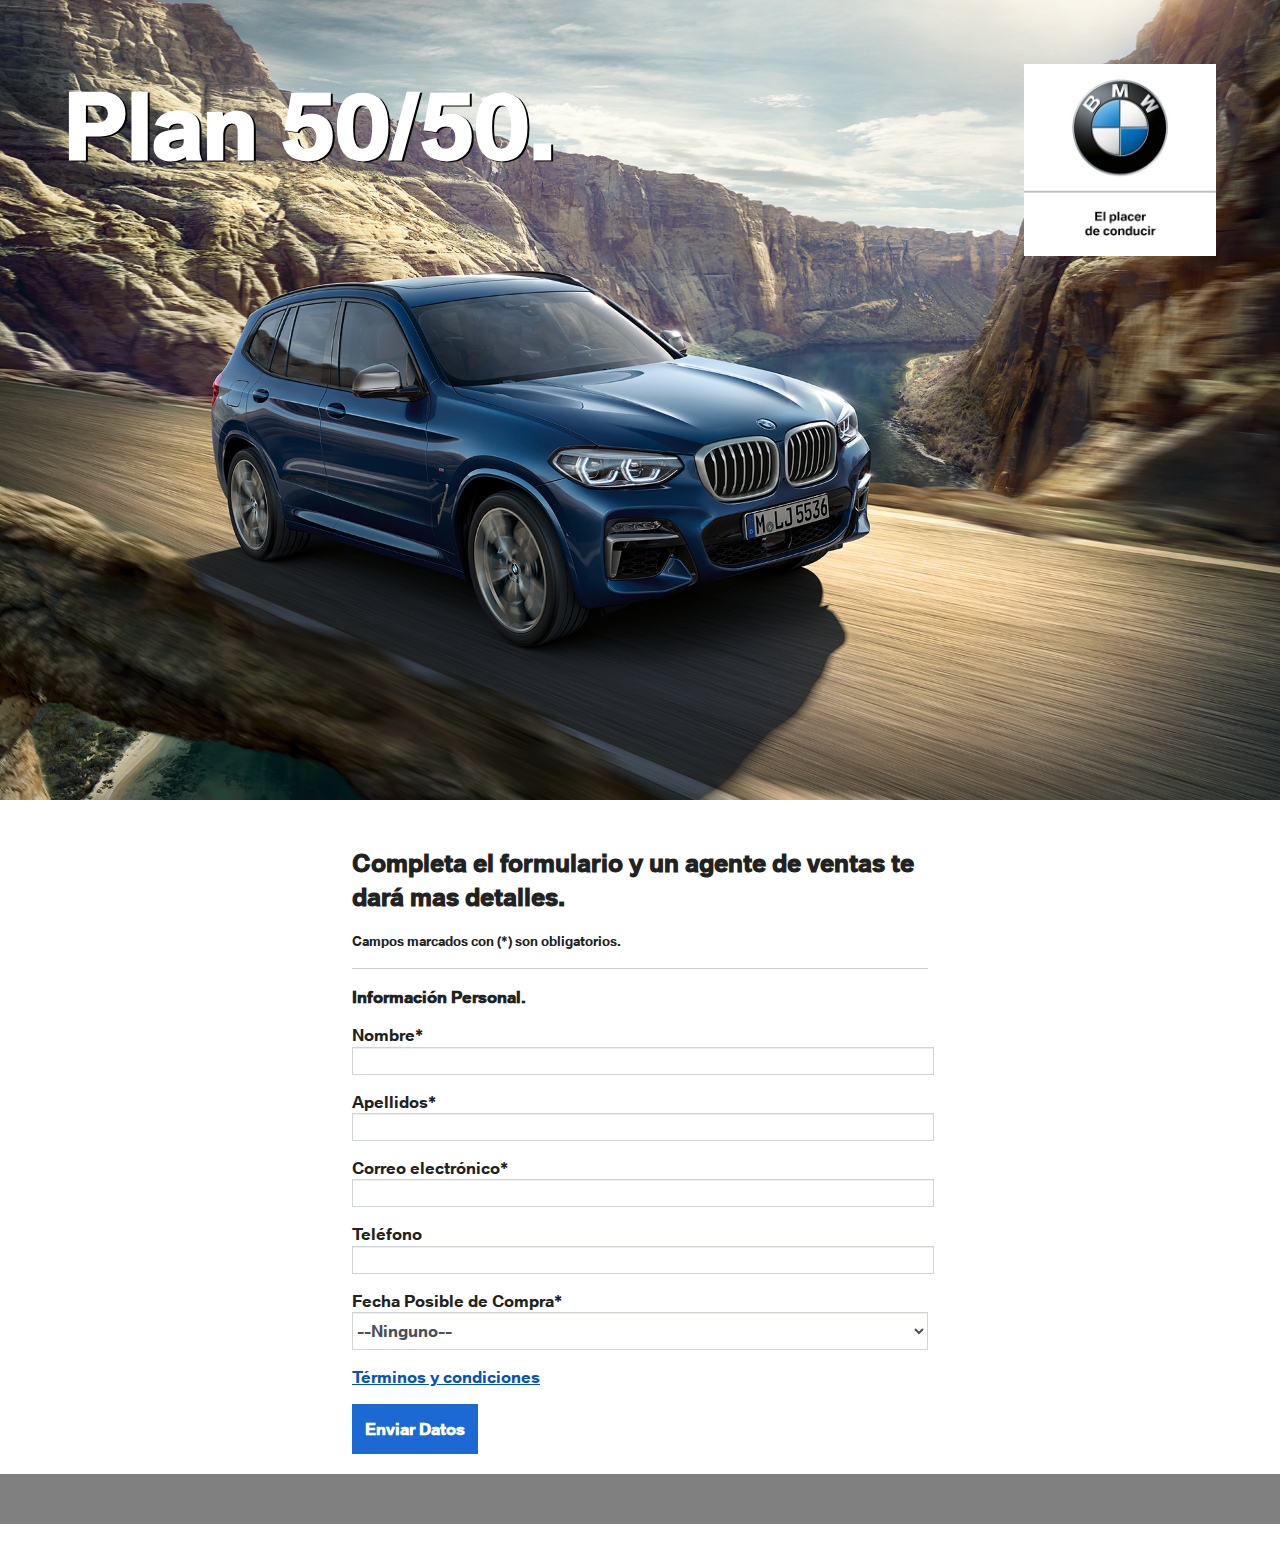
<file: bmw/index.html>
<!doctype html>
<html class="no-js" lang="">

<head>
  <meta charset="utf-8">
  <meta http-equiv="x-ua-compatible" content="ie=edge">
  <title>BMW 50/50</title>
  <meta name="description" content="">
  <meta name="viewport" content="width=device-width, initial-scale=1, shrink-to-fit=no">

  <link rel="manifest" href="site.webmanifest">
  <link rel="apple-touch-icon" href="icon.png">
  <!-- Place favicon.ico in the root directory -->
  <link rel="shortcut icon" href="favicon.ico" type="image/x-icon">


  <link rel="stylesheet" href="css/normalize.css">
  <link rel="stylesheet" href="css/main.css">
</head>

<body>
  <!--[if lte IE 9]>
    <p class="browserupgrade">You are using an <strong>outdated</strong> browser. Please <a href="https://browsehappy.com/">upgrade your browser</a> to improve your experience and security.</p>
  <![endif]-->

  <!-- Add your site or application content here -->
  <div class="container">
    <div class="content border-bottom-gray">
      <div class="img-bmw">
        <img src="img/bmw.jpg" alt="BMW">
        <div class="header-content clearfix">
          <h1 class="white-text">Plan 50/50.</h1>
          <img src="img/bmw-logo.jpg" alt="BMW Logo">
        </div>
      </div>

<div class="form-container">
            
            <form class="clearfix" id="contact_form" novalidate="" action="" method="POST">
                <h1> Completa el formulario y un agente de ventas te dará mas detalles. </h1> 
                <small>Campos marcados con (*) son obligatorios.</small>
                <hr>
                <p class="h5"><b>Información Personal.</b></p>
                <input type="hidden" name="oid" value="00D0P000000Dvkz">
                <input type="hidden" name="retURL" value="http://redmotors-cr.com/bmw_serie_1/thankyou.html">
                <div class="form-group"> <label for="first_name">Nombre*</label>
                    <input required="" class="form-control" id="first_name" maxlength="40" name="first_name" size="20" type="text"> </div>
                <div class="form-group"> <label for="last_name">Apellidos*</label>
                    <input required="" class="form-control" id="last_name" maxlength="80" name="last_name" size="20" type="text"> </div>
                <div class="form-group"> <label for="email">Correo electrónico*</label>
                    <input required="" class="form-control" id="email" maxlength="80" name="email" size="20" type="email"> </div>
                <div class="form-group"> <label for="phone">Teléfono</label>
                    <input required="" class="form-control" id="phone" maxlength="40" name="phone" size="20" type="tel"> </div>
                <div class="form-group">
                    <input value="BMW" class="form-control" id="00N0P000006rphp" maxlength="15" name="00N0P000006rphp" size="20" type="hidden"> </div>
                <div class="form-group">
                    <input value="Serie_1" class="form-control" id="00N0P000006rphu" maxlength="15" name="00N0P000006rphu" size="20" type="hidden"> </div>
                <div class="form-group"> Fecha Posible de Compra*<select class="form-control" required="" id="00N0P000006DS9j" name="00N0P000006DS9j" title="Fecha Posible de Compra">
                    <option value="">--Ninguno--</option>
                    <option value="Compra Inmediata">Compra Inmediata</option>
                    <option value="1 a 3 meses">1 a 3 meses</option>
                    <option value="4 a 6 meses">4 a 6 meses</option>
                    <option value="Después de 6 meses.">Después de 6 meses</option>
                    </select> </div>
				<div class="form-group">
				<p>
				    <span><a id="modal-btn">Términos y condiciones</a></span> 
				</p>
				</div>
                <input class="btn" type="submit" name="submit" value="Enviar Datos">
            </form>
        </div>
    </div>
  </div>
  <div id="modal" class="modal">
    <div class="modal-content">
        <span id="span-close-modal" class="close">&times;</span>
        <h1>Términos y condiciones</h1>
        <hr>
        <div class="model-content-text">
        <div class="text text-bmw" id="ex1">
            <div class="text-left">
              <h3>¿Qué es el plan 50%-50%?</h3>
              <p>Una forma diferente de comprar un BMW. El cliente aporte un 50% del valor del auto el día de la entrega y el restante 50% lo cancela en el mes 25 o a los 2 años.</p>

              <h3>Como se puede cancelar la prima del 50%?</h3>
              <p>La prima del 50% se puede cancelar en efectivo,  con un vehículo como parte de pago (sujeto a avalúo) o un vehículo (sujeto a avalúo) y en efectivo el restante monto a cancelar.</p>

              <h3>¿Cómo se puede cancelar el restante 50%?</h3>
              <p>Hay tres formas de cancelarlo:<br>
                  1) De contado.<br>
                  2) Seguir con el financiamiento el resto del plazo (60 meses).<br>
                  3) Entrega el auto y estrenar uno nuevo.</p>

              <h3>¿Si entrego el auto a los dos años, en qué valor lo reciben?</h3>
              <p>El recibo se hará sujeto a un avaluó del vehículo y determinar el precio del mismo.</p>

              <h3>¿Si quiere entregar el auto y sacar uno nuevo, tiene que ser con el mismo plan?</h3>
              <p>No, puede ser con cualquiera de los planes que tengamos en sumomento.</p>

              <h3>¿Durante esos dos años no se paga nada?</h3>
              <p>Correcto, durante esos dos años nada más tiene que pagar el seguro del auto y la comisión del financiamiento prorrateada en los dos años con base en la tasa de financiamiento. Si no la quiere financiar puede pagar la comisión de contado. </p>

              <h3>¿Solo este plan de financiamiento existe actualmente?</h3>
              <p>No, seguimos con el plan de financiamiento normal (20% de prima), el plan 40%-60% con un beneficio de no pago de 1.5 años y el plan 50%-50%.</p>

              <h3>¿El auto queda prendado por ese periodo?</h3>
              <p>Correcto, es un crédito normal que en este los dos primeros años tiene tasa de 0% interés. Aunque también está disponible para la figura de Leasing.</p>
              
              <h3>¿Con este plan existe un análisis crediticio?</h3>
              <p>Correcto, se necesita hacer un análisis crediticio para ver la capacidad de pago.</p>
              
              <h3>¿Qué pasa si tengo más del 50% de la prima?</h3>
              <p>No pasa nada, ejemplo: Si pago un 60% de prima, tengo que cancelar un 40% del valor del auto al segundo año. </p>
            </div>
            <div class="text-right">
              <h3>¿Se pueden hacer abonos extraordinarios?</h3>
              <p>Si, sin embargo estos abonos se utilizaran para cancelar el 50% restante o para completar la prima del auto de recambio.</p>

              <h3>¿Qué pasa si al final de segundo año, no tengo la plata para seguir pagando?</h3>
              <p>Se recibe el auto como forma de pago y se pierde el 50% del primer aporte. </p>

              <h3>¿Se puede solicitar como crédito prendario o como leasing?</h3>
              <p>Correcto. Es la misma figura financiera.</p>

              <h3>¿Con quién es el seguro del auto?</h3>
              <p>Con seguros Lafise.</p>

              <h3>¿Se puede usar otra aseguradora?</h3>
              <p>No con este plan.</p>

              <h3>¿Qué beneficios tengo al utilizar este plan?</h3>
              <p>1) No se pagan cuotas por dos años.<br>
                  2) 0% tasa de interés.<br>
                  3) Alta posibilidad de aprobación del crédito.<br>
                  4) Mantenimiento incluido.</p>

              <h3>¿Con cuáles bancos aplica este plan 50%-50%?</h3>
              <p>Solamente con Áltica Socios Financieros. </p>

              <h3>¿Qué pasa si tengo más del 50% de prima, me devuelven ese monto en efectivo?</h3>
              <p>No, ese monto se podría usar para que el segundo pago sea menor al 50%.</p>

              <h3>¿Que incluye el mantenimiento incluido?</h3>
              <p>La revisión y mantenimiento básico a los 8000 km</p>
            </div>
          </div>
          </div>
        <hr>
        <a id="btn-close-modal" class="btn">Cerrar</a>
    </div>
</div>

  <script src="js/vendor/modernizr-3.6.0.min.js"></script>
  <script src="https://code.jquery.com/jquery-3.3.1.min.js" integrity="sha256-FgpCb/KJQlLNfOu91ta32o/NMZxltwRo8QtmkMRdAu8=" crossorigin="anonymous"></script>
  <script>window.jQuery || document.write('<script src="js/vendor/jquery-3.3.1.min.js"><\/script>')</script>



  <script src="js/plugins.js"></script>
  <script src="js/main.js"></script>

  <!-- Google Analytics: change UA-XXXXX-Y to be your site's ID. -->
  <script>
    window.ga = function () { ga.q.push(arguments) }; ga.q = []; ga.l = +new Date;
    ga('create', 'UA-XXXXX-Y', 'auto'); ga('send', 'pageview')
  </script>
  <script src="https://www.google-analytics.com/analytics.js" async defer></script>
</body>

</html>
</file>
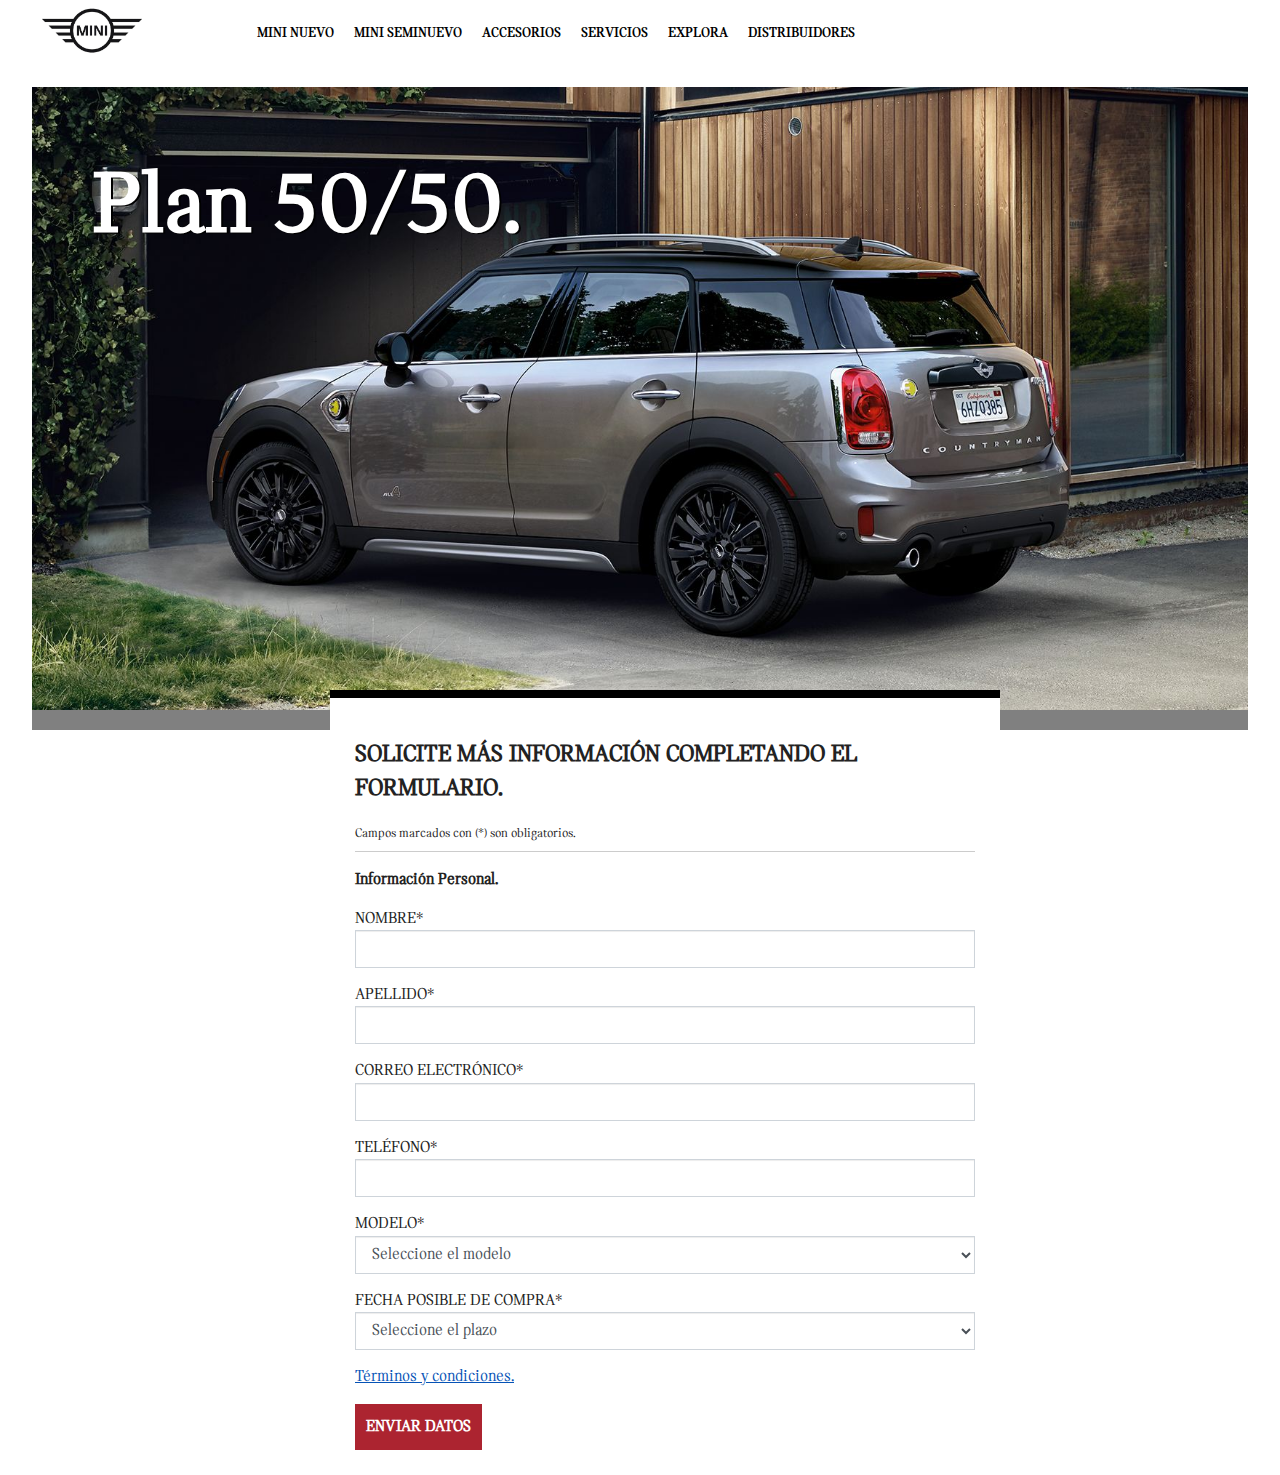
<file: mini/index.html>
<!doctype html>
<html class="no-js" lang="">

<head> 
  <meta charset="utf-8">
  <meta http-equiv="x-ua-compatible" content="ie=edge">
  <title>MINI 50/50</title>
  <meta name="description" content="">
  <meta name="viewport" content="width=device-width, initial-scale=1, shrink-to-fit=no">

  <link rel="manifest" href="site.webmanifest">
  <link rel="apple-touch-icon" href="icon.png">
  <!-- Place favicon.ico in the root directory -->
  <link rel="shortcut icon" href="favicon.ico" type="image/x-icon">

  
  <link rel="stylesheet" href="css/normalize.css">
  <link rel="stylesheet" href="https://use.fontawesome.com/releases/v5.0.13/css/all.css" integrity="sha384-DNOHZ68U8hZfKXOrtjWvjxusGo9WQnrNx2sqG0tfsghAvtVlRW3tvkXWZh58N9jp" crossorigin="anonymous">
  <link rel="stylesheet" href="css/main.css">

<!-- Google Tag Manager -->
        <script>(function(w,d,s,l,i){w[l]=w[l]||[];w[l].push({'gtm.start':
        new Date().getTime(),event:'gtm.js'});var f=d.getElementsByTagName(s)[0],
        j=d.createElement(s),dl=l!='dataLayer'?'&l='+l:'';j.async=true;j.src=
        'https://www.googletagmanager.com/gtm.js?id='+i+dl;f.parentNode.insertBefore(j,f);
        })(window,document,'script','dataLayer','GTM-W8PDMHS');</script>
        <!-- End Google Tag Manager -->

</head>

<body>

	<!-- Google Tag Manager (noscript) -->
	<noscript><iframe src="https://www.googletagmanager.com/ns.html?id=GTM-W8PDMHS"
        height="0" width="0" style="display:none;visibility:hidden"></iframe></noscript>
        <!-- End Google Tag Manager (noscript) -->


  <!--[if lte IE 9]>
    <p class="browserupgrade">You are using an <strong>outdated</strong> browser. Please <a href="https://browsehappy.com/">upgrade your browser</a> to improve your experience and security.</p>
  <![endif]-->

  <!-- Add your site or application content here -->

  <div class="topnav" id="myTopnav">
    <a href="#"><img src="img/logo.jpg" alt="logo"></a>
 
    <a href="https://www.mini.co.cr/es_CR/home.html" target="_blank"><u>MINI NUEVO</u></a>
    <a href="https://www.mini.co.cr/es_CR/home/used/why-approved-mini.html" target="_blank"><u>MINI SEMINUEVO</u></a>
    <a href="https://www.mini.co.cr/es_CR/home/accessories/all-about-accessories.html" target="_blank"><u>ACCESORIOS</u> </a>
    <a href="https://www.mini.co.cr/es_CR/home/services/why-service-with-MINI.html" target="_blank"><u>SERVICIOS</u> </a>
    <a href="https://www.mini.co.cr/es_CR/home/explore.html" target="_blank"><u>EXPLORA</u> </a>
    <a href="https://www.mini.co.cr/es_CR/home/concesionarios.html" target="_blank"><u>DISTRIBUIDORES</u> </a>

    
    <a href="javascript:void(0);" class="icon" onclick="myFunction()">
        <i class="fa fa-bars " id="bars"></i>
        <i class="fas fa-times hidden" id="mx"></i>
    </a>
  </div>

  <div class="container">
    <div class="content">
      <div class="img-mini">
        <img src="img/mini.jpg" alt="MINI">
        <div class="header-content clearfix">
            <h1 class="white-text">Plan 50/50.</h1>
        </div>
      </div>
<div class="form-container">
            
            <form  id="contact_form" novalidate="" action="" method="POST">
                <h1> SOLICITE MÁS INFORMACIÓN COMPLETANDO EL FORMULARIO. </h1> 
                <small>Campos marcados con (*) son obligatorios.</small>
                <hr>
                <p class="h5"><b>Información Personal.</b></p>
                <input type="hidden" name="oid" value="00D0P000000Dvkz">
                <input type="hidden" name="retURL" value="http://redmotors-cr.com/mini/thankyou.html">
                <div class="form-group"> <label for="first_name">NOMBRE*</label>
                    <input required="" class="form-control" id="first_name" maxlength="40" name="first_name" size="20" type="text"> </div>
                <div class="form-group"> <label for="last_name">APELLIDO*</label>
                    <input required="" class="form-control" id="last_name" maxlength="80" name="last_name" size="20" type="text"> </div>
                <div class="form-group"> <label for="email">CORREO ELECTRÓNICO*</label>
                    <input required="" class="form-control" id="email" maxlength="80" name="email" size="20" type="email"> </div>
                <div class="form-group"> <label for="phone">TELÉFONO*</label>
                    <input required="" class="form-control" id="phone" maxlength="40" name="phone" size="20" type="tel"> </div>
                <div class="form-group">
                    <input value="MINI" class="form-control" id="00N0P000006rphp" maxlength="15" name="00N0P000006rphp" size="20" type="hidden"> </div>
                <div class="form-group">MODELO*<select class="form-control" required="" id="00N0P000006rphu" name="00N0P000006rphu" title="Modelo de inter&eacute;s.">
                    <option value="">Seleccione el modelo</option>
                    <option value="MINI 3 Puertas.">MINI 3 Puertas.</option>
                    <option value="MINI 5 Puertas.">MINI 5 Puertas.</option>
                    <option value="MINI Countryman.">MINI Countryman.</option>
                    <option value="MINI Clubman.">MINI Clubman.</option>
		    <option value="MINI Convertible.">MINI Convertible.</option>
                    </select> 
		</div>
		<div class="form-group"> FECHA POSIBLE DE COMPRA*<select class="form-control" required="" id="00N0P000006DS9j" name="00N0P000006DS9j" title="Fecha Posible de Compra">
                    <option value="">Seleccione el plazo</option>
                    <option value="Compra Inmediata">Compra Inmediata</option>
                    <option value="1 a 3 meses">1 a 3 meses</option>
                    <option value="4 a 6 meses">4 a 6 meses</option>
                    <option value="Después de 6 meses.">Después de 6 meses</option>
                    </select> 
		</div>

				<div class="form-group">
					<p>
                        <span><a id="modal-btn">Términos y condiciones.</a></span> 
                    </p>
				</div>
                <input class="btn" type="submit" name="submit" value="Enviar Datos">
            </form>
        </div>
    </div>
  </div>

    
  <div id="modal" class="modal">
    <div class="modal-content">
        <span id="span-close-modal" class="close">&times;</span>
        <h1>Términos y condiciones</h1>
        <hr>
        <div class="model-content-text">
        <div class="text text-bmw" id="ex1">
            <div class="text-left">
              <h3>¿Qué es el plan 50%-50%?</h3>
              <p>Una forma diferente de comprar un MINI. El cliente aporte un 50% del valor del auto el día de la entrega y el restante 50% lo cancela en el mes 25 o a los 2 años.</p>

              <h3>Como se puede cancelar la prima del 50%?</h3>
              <p>La prima del 50% se puede cancelar en efectivo,  con un vehículo como parte de pago (sujeto a avalúo) o un vehículo (sujeto a avalúo) y en efectivo el restante monto a cancelar.</p>

              <h3>¿Cómo se puede cancelar el restante 50%?</h3>
              <p>Hay tres formas de cancelarlo:<br>
                  1) De contado.<br>
                  2) Seguir con el financiamiento el resto del plazo (60 meses).<br>
                  3) Entrega el auto y estrenar uno nuevo.</p>

              <h3>¿Si entrego el auto a los dos años, en qué valor lo reciben?</h3>
              <p>El recibo se hará sujeto a un avaluó del vehículo y determinar el precio del mismo.</p>

              <h3>¿Si quiere entregar el auto y sacar uno nuevo, tiene que ser con el mismo plan?</h3>
              <p>No, puede ser con cualquiera de los planes que tengamos en sumomento.</p>

              <h3>¿Durante esos dos años no se paga nada?</h3>
              <p>Correcto, durante esos dos años nada más tiene que pagar el seguro del auto y la comisión del financiamiento prorrateada en los dos años con base en la tasa de financiamiento. Si no la quiere financiar puede pagar la comisión de contado. </p>

              <h3>¿Solo este plan de financiamiento existe actualmente?</h3>
              <p>No, seguimos con el plan de financiamiento normal (20% de prima), el plan 40%-60% con un beneficio de no pago de 1.5 años y el plan 50%-50%.</p>

              <h3>¿El auto queda prendado por ese periodo?</h3>
              <p>Correcto, es un crédito normal que en este los dos primeros años tiene tasa de 0% interés. Aunque también está disponible para la figura de Leasing.</p>
              
              <h3>¿Con este plan existe un análisis crediticio?</h3>
              <p>Correcto, se necesita hacer un análisis crediticio para ver la capacidad de pago.</p>
              
              <h3>¿Qué pasa si tengo más del 50% de la prima?</h3>
              <p>No pasa nada, ejemplo: Si pago un 60% de prima, tengo que cancelar un 40% del valor del auto al segundo año. </p>
            </div>
            <div class="text-right">
              <h3>¿Se pueden hacer abonos extraordinarios?</h3>
              <p>Si, sin embargo estos abonos se utilizaran para cancelar el 50% restante o para completar la prima del auto de recambio.</p>

              <h3>¿Qué pasa si al final de segundo año, no tengo la plata para seguir pagando?</h3>
              <p>Se recibe el auto como forma de pago y se pierde el 50% del primer aporte. </p>

              <h3>¿Se puede solicitar como crédito prendario o como leasing?</h3>
              <p>Correcto. Es la misma figura financiera.</p>

              <h3>¿Con quién es el seguro del auto?</h3>
              <p>Con seguros Lafise.</p>

              <h3>¿Se puede usar otra aseguradora?</h3>
              <p>No con este plan.</p>

              <h3>¿Qué beneficios tengo al utilizar este plan?</h3>
              <p>1) No se pagan cuotas por dos años.<br>
                  2) 0% tasa de interés.<br>
                  3) Alta posibilidad de aprobación del crédito.<br>
                  4) Mantenimiento incluido.</p>

              <h3>¿Con cuáles bancos aplica este plan 50%-50%?</h3>
              <p>Solamente con Áltica Socios Financieros. </p>

              <h3>¿Qué pasa si tengo más del 50% de prima, me devuelven ese monto en efectivo?</h3>
              <p>No, ese monto se podría usar para que el segundo pago sea menor al 50%.</p>

              <h3>¿Que incluye el mantenimiento incluido?</h3>
              <p>La revisión y mantenimiento básico a los 8000 km</p>
            </div>
          </div>
          </div>
        <hr>
        <a id="btn-close-modal" class="btn">Cerrar</a>
    </div>
</div>


  <script src="js/vendor/modernizr-3.6.0.min.js"></script>
  <script src="https://code.jquery.com/jquery-3.3.1.min.js" integrity="sha256-FgpCb/KJQlLNfOu91ta32o/NMZxltwRo8QtmkMRdAu8=" crossorigin="anonymous"></script>
  <script>window.jQuery || document.write('<script src="js/vendor/jquery-3.3.1.min.js"><\/script>')</script>
  <script src="js/plugins.js"></script>
  <script src="js/main.js"></script>

  </body>

</html>
</file>
<file: bmw/css/main.css>
/*! HTML5 Boilerplate v6.1.0 | MIT License | https://html5boilerplate.com/ */

/*
 * What follows is the result of much research on cross-browser styling.
 * Credit left inline and big thanks to Nicolas Gallagher, Jonathan Neal,
 * Kroc Camen, and the H5BP dev community and team.
 */

/* ==========================================================================
   Base styles: opinionated defaults
   ========================================================================== */

html {
    color: #222;
    font-size: 1em;
    line-height: 1.4;
}

/*
 * Remove text-shadow in selection highlight:
 * https://twitter.com/miketaylr/status/12228805301
 *
 * Vendor-prefixed and regular ::selection selectors cannot be combined:
 * https://stackoverflow.com/a/16982510/7133471
 *
 * Customize the background color to match your design.
 */

::-moz-selection {
    background: #b3d4fc;
    text-shadow: none;
}

::selection {
    background: #b3d4fc;
    text-shadow: none;
}

/*
 * A better looking default horizontal rule
 */

hr {
    display: block;
    height: 1px;
    border: 0;
    border-top: 1px solid #ccc;
    margin: 1em 0;
    padding: 0;
}

/*
 * Remove the gap between audio, canvas, iframes,
 * images, videos and the bottom of their containers:
 * https://github.com/h5bp/html5-boilerplate/issues/440
 */

audio,
canvas,
iframe,
img,
svg,
video {
    vertical-align: middle;
}

/*
 * Remove default fieldset styles.
 */

fieldset {
    border: 0;
    margin: 0;
    padding: 0;
}

/*
 * Allow only vertical resizing of textareas.
 */

textarea {
    resize: vertical;
}

/* ==========================================================================
   Browser Upgrade Prompt
   ========================================================================== */

.browserupgrade {
    margin: 0.2em 0;
    background: #ccc;
    color: #000;
    padding: 0.2em 0;
}

/* ==========================================================================
   Author's custom styles
   ========================================================================== */
/*Golbals*/
@font-face {
    font-family: bmw_font;
    src: url('../fonts/bmw_font.woff2'), 
          url('../fonts/bmw_font.ttf'),
          url('../fonts/bmw_font.otf');
}
@font-face {
    font-family: bmw_thin;
    src: url('../fonts/bmw_thin.woff2'), 
          url('../fonts/bmw_thin.ttf'),
          url('../fonts/bmw_thin.otf');
}


div.text{
    width: 100%;
    margin: 1% auto;
}
div.text h3{
    margin-bottom: 0;
    margin-top: 2%;
}
div.text-bmw p{
    margin-top: 0;
}
div.text h3, div.text p{
    font-size: .9em;
}

.border-bottom-gray{
    border-bottom: 50px solid gray;
    margin-bottom: 20px;
    padding-bottom: 20px;
}
.white-text{
    color: white;
}
/*BMW*/
div.img-bmw{
    position: relative;
}
div.header-content{
    position: absolute;
    top: 0;
    width: 100%;
}
div.header-content h1{
    float: left;
    margin: 5%;
    font-family: bmw_font;
    font-size: 2em;
    text-shadow: 2px 1px black;
}
div.header-content img{
    width: 15%;
    float: right;
    margin: 5%;
}

div.img-bmw{
    width: 100%;
}
div.img-bmw > img{
    width: 100%;
}
div.text-bmw p{
    font-family: bmw_thin;
}
div.text-bmw h3{
    font-family: bmw_font;
}
div.text-bmw p,
div.text-bmw h3{
    color: black;
}

/* Modal */
.modal {
    display: none; 
    position: fixed; 
    z-index: 1;
    left: 0;
    top: 0;
    width: 100%; 
    height: 100%; 
    /*overflow: auto;*/ 
    background-color: rgb(0,0,0);
    background-color: rgba(0,0,0,0.4); 
    
}
.modal-content {
    background-color: #fefefe;
    margin: 5% auto; 
    border: 1px solid #888;
    width: 0;
    padding: 0;
    overflow: hidden;
}
.close {
    color: #aaa;
    float: right;
    font-size: 28px;
    font-weight: bold;
}

.close:hover,
.close:focus {
    color: black;
    text-decoration: none;
    cursor: pointer;
}
.model-content-text{
    height: 40vh;
    overflow-y: scroll;
    overflow-x: hidden;
    padding: 0 2%;
}
#modal-btn{
    cursor: pointer;
    text-decoration: underline;
    color: #0653b6;
}
.modal-content-text p{
    font-size: 1em;
}
.modal-content > h1{
    font-size: 1.3em;
}
/*Media Querys*/
@media only screen and (min-width:500px){
    div.text h3, div.text p{
        font-size: 1em;
    } 
    div.header-content h1{
        font-size: 2.5em;
    }
}
@media only screen and (min-width:768px){
    div.header-content h1{
        font-size: 3.5em;
    }
    .modal-content > h1{
        font-size: 1.5em;
    }
}
@media only screen and (min-width:992px){
    div.header-content h1{
        font-size: 5.5em;
    }
    div.text{
        width: 100%;
        margin: 0;
    }

    .modal-content > h1{
        font-size: 1.7em;
    }

}












/* ==========================================================================
   Helper classes
   ========================================================================== */

/*
 * Hide visually and from screen readers
 */

.hidden {
    display: none !important;
}

/*
 * Hide only visually, but have it available for screen readers:
 * https://snook.ca/archives/html_and_css/hiding-content-for-accessibility
 *
 * 1. For long content, line feeds are not interpreted as spaces and small width
 *    causes content to wrap 1 word per line:
 *    https://medium.com/@jessebeach/beware-smushed-off-screen-accessible-text-5952a4c2cbfe
 */

.visuallyhidden {
    border: 0;
    clip: rect(0 0 0 0);
    height: 1px;
    margin: -1px;
    overflow: hidden;
    padding: 0;
    position: absolute;
    width: 1px;
    white-space: nowrap; /* 1 */
}

/*
 * Extends the .visuallyhidden class to allow the element
 * to be focusable when navigated to via the keyboard:
 * https://www.drupal.org/node/897638
 */

.visuallyhidden.focusable:active,
.visuallyhidden.focusable:focus {
    clip: auto;
    height: auto;
    margin: 0;
    overflow: visible;
    position: static;
    width: auto;
    white-space: inherit;
}

/*
 * Hide visually and from screen readers, but maintain layout
 */

.invisible {
    visibility: hidden;
}

/*
 * Clearfix: contain floats
 *
 * For modern browsers
 * 1. The space content is one way to avoid an Opera bug when the
 *    `contenteditable` attribute is included anywhere else in the document.
 *    Otherwise it causes space to appear at the top and bottom of elements
 *    that receive the `clearfix` class.
 * 2. The use of `table` rather than `block` is only necessary if using
 *    `:before` to contain the top-margins of child elements.
 */

.clearfix:before,
.clearfix:after {
    content: " "; /* 1 */
    display: table; /* 2 */
}

.clearfix:after {
    clear: both;
}

/* ==========================================================================
   EXAMPLE Media Queries for Responsive Design.
   These examples override the primary ('mobile first') styles.
   Modify as content requires.
   ========================================================================== */

@media only screen and (min-width: 35em) {
    /* Style adjustments for viewports that meet the condition */
}

@media print,
       (-webkit-min-device-pixel-ratio: 1.25),
       (min-resolution: 1.25dppx),
       (min-resolution: 120dpi) {
    /* Style adjustments for high resolution devices */
}

/* ==========================================================================
   Print styles.
   Inlined to avoid the additional HTTP request:
   https://www.phpied.com/delay-loading-your-print-css/
   ========================================================================== */

@media print {
    *,
    *:before,
    *:after {
        background: transparent !important;
        color: #000 !important; /* Black prints faster */
        -webkit-box-shadow: none !important;
        box-shadow: none !important;
        text-shadow: none !important;
    }

    a,
    a:visited {
        text-decoration: underline;
    }

    a[href]:after {
        content: " (" attr(href) ")";
    }

    abbr[title]:after {
        content: " (" attr(title) ")";
    }

    /*
     * Don't show links that are fragment identifiers,
     * or use the `javascript:` pseudo protocol
     */

    a[href^="#"]:after,
    a[href^="javascript:"]:after {
        content: "";
    }

    pre {
        white-space: pre-wrap !important;
    }
    pre,
    blockquote {
        border: 1px solid #999;
        page-break-inside: avoid;
    }

    /*
     * Printing Tables:
     * http://css-discuss.incutio.com/wiki/Printing_Tables
     */

    thead {
        display: table-header-group;
    }

    tr,
    img {
        page-break-inside: avoid;
    }

    p,
    h2,
    h3 {
        orphans: 3;
        widows: 3;
    }

    h2,
    h3 {
        page-break-after: avoid;
    }
}

/* Form Content */
.form-container{
    margin: 0 auto;
    width: 90%;
}
.content-text{
    display: block;
}
@media only screen and (min-width: 768px){
    .content-text{
        display: none;
    }
}
.content-text h2{
    font-size: 1.2em;
}
@media only screen and (min-width: 480px){
    .content-text h1{
        font-size: 2em;
    }
    .content-text h2{
        font-size: 1.5em;
    } 
}
.form-group {
    margin-bottom: 1rem;
}
.form-control {
    display: block;
    width: 100%;
    /*padding: 0.375rem 0.75rem;*/
    font-size: 1rem;
    line-height: 1.5;
    color: #495057;
    background-color: #fff;
    background-clip: padding-box;
    border: 1px solid #ced4da;
    box-shadow: inset 0 1px 1px rgba(0, 0, 0, 0.075);
    transition: border-color 0.15s ease-in-out, box-shadow 0.15s ease-in-out;
}
.form-control:focus {
    color: #495057;
    background-color: #fff;
    border-color: #5defe3;
    outline: 0;
    box-shadow: inset 0 1px 1px rgba(0, 0, 0, 0.075), 0 0 0 0.2rem rgba(18, 187, 173, 0.25);
}
select.form-control:not([size]):not([multiple]) {
    height: calc(2.25rem + 2px);
}
.btn {
    display: inline-block;
    font-weight: bold;
    text-align: center;
    white-space: nowrap;
    vertical-align: middle;
    user-select: none;
    border: 1px solid transparent;
    padding: 0.375rem 0.75rem;
    font-size: 1rem;
    line-height: 1.5;
    transition: color 0.15s ease-in-out, background-color 0.15s ease-in-out, border-color 0.15s ease-in-out, box-shadow 0.15s ease-in-out;
    background-color: #1c69d4;
    color: white;
    cursor: pointer;
    text-decoration: none;
    padding: 12px;
}
.btn:hover{
    background-color: #0653b6;
}
.form-container form h1{
    font-size: 1em;
}
@media only screen and (min-width: 768px){
    .form-container {
        margin-top: 30px;
    }
    .form-container form{
        width: 66.6%;
        margin-left: 16.65%;
    }
    .form-container form h1{
        font-size: 1.5em;
    }
}
@media only screen and (min-width: 992px){
    .form-container form{
        width: 50%;
        margin-left: 25%;
    }
}
.was-validated .form-control:invalid {
    border-color: #dc3545;
}


body{
    background-color: white;
    font-family: bmw_font, sans-serif;
}
</file>
<file: mini/css/main.css>
/*! HTML5 Boilerplate v6.1.0 | MIT License | https://html5boilerplate.com/ */

/*
 * What follows is the result of much research on cross-browser styling.
 * Credit left inline and big thanks to Nicolas Gallagher, Jonathan Neal,
 * Kroc Camen, and the H5BP dev community and team.
 */

/* ==========================================================================
   Base styles: opinionated defaults
   ========================================================================== */

html {
    color: #222;
    font-size: 1em; 
    line-height: 1.4;
}

/*
 * Remove text-shadow in selection highlight:
 * https://twitter.com/miketaylr/status/12228805301
 *
 * Vendor-prefixed and regular ::selection selectors cannot be combined:
 * https://stackoverflow.com/a/16982510/7133471
 *
 * Customize the background color to match your design.
 */

::-moz-selection {
    background: #b3d4fc;
    text-shadow: none;
}

::selection {
    background: #b3d4fc;
    text-shadow: none;
}

/*
 * A better looking default horizontal rule
 */

hr {
    display: block;
    height: 1px;
    border: 0;
    border-top: 1px solid #ccc;
    margin: .4em 0;
    padding: 0;
}

/*
 * Remove the gap between audio, canvas, iframes,
 * images, videos and the bottom of their containers:
 * https://github.com/h5bp/html5-boilerplate/issues/440
 */

audio,
canvas,
iframe,
img,
svg,
video {
    vertical-align: middle;
}

/*
 * Remove default fieldset styles.
 */

fieldset {
    border: 0;
    margin: 0;
    padding: 0;
}

/*
 * Allow only vertical resizing of textareas.
 */

textarea {
    resize: vertical;
}

/* ==========================================================================
   Browser Upgrade Prompt
   ========================================================================== */

.browserupgrade {
    margin: 0.2em 0;
    background: #ccc;
    color: #000;
    padding: 0.2em 0;
}

/* ==========================================================================
   Author's custom styles
   ========================================================================== */
/*Golbals*/

@font-face {
    font-family: MiniSansSerifBold;
    src: url('../fonts/MINI-Sans-Serif-Bold.ttf') format('truetype'),
        url('../fonts/MINI-Sans-Serif-Bold.otf')
}
@font-face {
    font-family: MiniSansSerifRegular;
    src: url('../fonts/MINI-Sans-Serif-Regular.ttf') format('truetype'),
        url('../fonts/MINI-Sans-Serif-Regular.otf')
}
@font-face {
    font-family: MiniSerifRegular;
    src: url('../fonts/MINI-Serif-Regular.otf')
}
@font-face {
    font-family: MiniSerifBold;
    src: url('../fonts/MINI-Serif-Bold.otf')
}
@font-face {
    font-family: MiniSerifItalic;
    src: url('../fonts/MINI-Serif-Italic.otf')
}

body{
    background-color: white;
    font-family: MiniSerifRegular, 'Times New Roman';
}

.white-text{
    color: white;
}

div.text{
    width: 90%;
    margin: 5% auto;
}
div.text h3{
    margin-bottom: 0;
    margin-top: 2%;
}
div.text-mini p{
    margin-top: 0;
}
div.text h3, div.text p{
    font-size: .7em;
}

/*mini*/
div.img-mini{
    position: relative;
}
div.header-content{
    position: absolute;
    top: 0;
    width: 100%;
}
div.header-content h1{
    float: left;
    margin: 5%;
    font-size: 2em;
    text-shadow: 2px 1px black;
}

div.img-mini{
    width: 100%;
    border-bottom: 10px solid gray;
}
div.img-mini > img{
    width: 100%;
}
div.text-mini h1{
    margin: 0;
}
div.text-mini p{
    font-family: MiniSerifRegular;
}
div.text-mini h3, 
div.text-mini h1, .topnav a {
    font-family: MiniSerifBold;
}
div.text-mini p,
div.text-mini h3{
    color: black;
}

/* Modal */
.modal {
    display: none; 
    position: fixed; 
    z-index: 1;
    left: 0;
    top: 0;
    width: 100%; 
    height: 100%; 
    /*overflow: auto;*/ 
    background-color: rgb(0,0,0);
    background-color: rgba(0,0,0,0.4); 
    
}
.modal-content {
    background-color: #fefefe;
    margin: 5% auto; 
    border: 1px solid #888;
    width: 0;
    padding: 0;
    overflow: hidden;
}
.close {
    color: #aaa;
    float: right;
    font-size: 28px;
    font-weight: bold;
}

.close:hover,
.close:focus {
    color: black;
    text-decoration: none;
    cursor: pointer;
}
.model-content-text{
    height: 40vh;
    overflow-y: scroll;
    overflow-x: hidden;
    padding: 0 2%;
}
#modal-btn{
    cursor: pointer;
    text-decoration: underline;
    color: #0653b6;
}
.modal-content-text p{
    font-size: 1em;
}
.modal-content > h1{
    font-size: 1.3em;
}
/*Navigation*/
.topnav {
    overflow: hidden;
    background-color: white;
    margin: 0 auto;
  }
  
  .topnav a {
    float: left;
    display: block;
    color: black;
    text-align: center;
    padding: 0 10px;
    text-decoration: none;
    font-size: 14px;
    margin-top: 2%;

  }

  .topnav > a:nth-child(1){
      width: 100px;
      margin: 0;
      margin-right: 95px;
  }
  .topnav a:nth-child(1) img{
    width: 100%;
    }
.topnav a u{
    text-decoration: none;
}
  .topnav a u:hover {
    border-bottom: 2px solid black;
  }
  .topnav a:nth-child(1):hover{
    border: none;
  }

  .active {
    background-color: #4CAF50;
    color: white;
  }
  
  .topnav .icon {
    display: none;
    margin-top: 5%;
  }
  
  @media screen and (max-width: 992px) {
    .topnav a:not(:first-child) {display: none;}
    .topnav a.icon {
      float: right;
      display: block;
    }
  }
  
  @media screen and (max-width: 992px) {
    .topnav.responsive {position: relative;}
    .topnav.responsive .icon {
      position: absolute;
      right: 0;
      top: 0;
    }
    .topnav.responsive a {
      float: none;
      display: block;
      text-align: left;
      margin-bottom: 15px;
    }
  }
/*Media Querys*/
@media only screen and (min-width:500px){
    div.text h3, div.text p{
        font-size: 1em;
    } 
    div.text-mini h1{
        font-size: 2.5em;
    }
    div.header-content h1{
        font-size: 2.5em;
    }
}
@media only screen and (min-width:768px){
    div.img-mini {
        border-bottom-width: 15px;
    }
    div.text-mini h1{
        font-size: 3.5em;
    }
    div.header-content h1{
        font-size: 3.5em;
    }
    
}
@media only screen and (min-width:992px){
    div.img-mini {
        border-bottom-width: 20px;
        width: 95%;
        margin: 2% auto;
    }
    .topnav{
        width: 95%;
    }
    div.text-mini h1{
        font-size: 5.5em;
        margin-left: 4%;
    }
    div.header-content h1{
        font-size: 5.5em;
    }
    div.text{
        width: 100%;
        margin: 0;
    }
    div.text h3, div.text p{
        font-size: 1.2em;
    }
    div.text > div{
       
 
        padding: 0 4%;
        margin-bottom: 5%;
    }
   
    .modal-content > h1{
        font-size: 1.7em;
    }

}


/* ==========================================================================
   Helper classes
   ========================================================================== */

/*
 * Hide visually and from screen readers
 */

.hidden {
    display: none !important;
}

/*
 * Hide only visually, but have it available for screen readers:
 * https://snook.ca/archives/html_and_css/hiding-content-for-accessibility
 *
 * 1. For long content, line feeds are not interpreted as spaces and small width
 *    causes content to wrap 1 word per line:
 *    https://medium.com/@jessebeach/beware-smushed-off-screen-accessible-text-5952a4c2cbfe
 */

.visuallyhidden {
    border: 0;
    clip: rect(0 0 0 0);
    height: 1px;
    margin: -1px;
    overflow: hidden;
    padding: 0;
    position: absolute;
    width: 1px;
    white-space: nowrap; /* 1 */
}

/*
 * Extends the .visuallyhidden class to allow the element
 * to be focusable when navigated to via the keyboard:
 * https://www.drupal.org/node/897638
 */

.visuallyhidden.focusable:active,
.visuallyhidden.focusable:focus {
    clip: auto;
    height: auto;
    margin: 0;
    overflow: visible;
    position: static;
    width: auto;
    white-space: inherit;
}

/*
 * Hide visually and from screen readers, but maintain layout
 */

.invisible {
    visibility: hidden;
}

/*
 * Clearfix: contain floats
 *
 * For modern browsers
 * 1. The space content is one way to avoid an Opera bug when the
 *    `contenteditable` attribute is included anywhere else in the document.
 *    Otherwise it causes space to appear at the top and bottom of elements
 *    that receive the `clearfix` class.
 * 2. The use of `table` rather than `block` is only necessary if using
 *    `:before` to contain the top-margins of child elements.
 */

.clearfix:before,
.clearfix:after {
    content: " "; /* 1 */
    display: table; /* 2 */
}

.clearfix:after {
    clear: both;
}

/* ==========================================================================
   EXAMPLE Media Queries for Responsive Design.
   These examples override the primary ('mobile first') styles.
   Modify as content requires.
   ========================================================================== */

@media only screen and (min-width: 35em) {
    /* Style adjustments for viewports that meet the condition */
}

@media print,
       (-webkit-min-device-pixel-ratio: 1.25),
       (min-resolution: 1.25dppx),
       (min-resolution: 120dpi) {
    /* Style adjustments for high resolution devices */
}

/* ==========================================================================
   Print styles.
   Inlined to avoid the additional HTTP request:
   https://www.phpied.com/delay-loading-your-print-css/
   ========================================================================== */

@media print {
    *,
    *:before,
    *:after {
        background: transparent !important;
        color: #000 !important; /* Black prints faster */
        -webkit-box-shadow: none !important;
        box-shadow: none !important;
        text-shadow: none !important;
    }

    a,
    a:visited {
        text-decoration: underline;
    }

    a[href]:after {
        content: " (" attr(href) ")";
    }

    abbr[title]:after {
        content: " (" attr(title) ")";
    }

    /*
     * Don't show links that are fragment identifiers,
     * or use the `javascript:` pseudo protocol
     */

    a[href^="#"]:after,
    a[href^="javascript:"]:after {
        content: "";
    }

    pre {
        white-space: pre-wrap !important;
    }
    pre,
    blockquote {
        border: 1px solid #999;
        page-break-inside: avoid;
    }

    /*
     * Printing Tables:
     * http://css-discuss.incutio.com/wiki/Printing_Tables
     */

    thead {
        display: table-header-group;
    }

    tr,
    img {
        page-break-inside: avoid;
    }

    p,
    h2,
    h3 {
        orphans: 3;
        widows: 3;
    }

    h2,
    h3 {
        page-break-after: avoid;
    }
}


/* Form Content */
.form-container{
    margin: 0 auto;
    padding: 0 20px;
    width: 100%;
    box-sizing: border-box;
}
.content-text{
    display: block;
}
@media only screen and (min-width: 768px){
    .content-text{
        display: none;
    }
}
.content-text h2{
    font-size: 1.2em;
}
@media only screen and (min-width: 480px){
    .content-text h1{
        font-size: 2em;
    }
    .content-text h2{
        font-size: 1.5em;
    } 
}
.form-group {
    margin-bottom: 1rem;
}
.form-control {
    display: block;
    width: 100%;
    padding: 0.375rem 0.75rem;
    font-size: 1rem;
    line-height: 1.5;
    color: #495057;
    background-color: #fff;
    background-clip: padding-box;
    border: 1px solid #ced4da;
    box-shadow: inset 0 1px 1px rgba(0, 0, 0, 0.075);
    transition: border-color 0.15s ease-in-out, box-shadow 0.15s ease-in-out;
    box-sizing: border-box;
}
.form-control:focus {
    color: #495057;
    background-color: #fff;
    border-color: #ac2430;
    outline: 0;
    box-shadow: inset 0 1px 1px rgba(0, 0, 0, 0.075), 0 0 0 0.2rem rgba(172, 36, 48, 0.25);
}
select.form-control:not([size]):not([multiple]) {
    height: calc(2.25rem + 2px);
}
.btn {
    display: inline-block;
    font-weight: bold;
    text-align: center;
    white-space: nowrap;
    vertical-align: middle;
    user-select: none;
    border: 1px solid transparent;
    padding: 0.375rem 0.75rem;
    font-size: 1rem;
    line-height: 1.5;
    transition: color 0.15s ease-in-out, background-color 0.15s ease-in-out, border-color 0.15s ease-in-out, box-shadow 0.15s ease-in-out;
    background-color: #ac2430;;
    color: white;
    cursor: pointer;
    text-decoration: none;
    padding: 10px;
    text-transform: uppercase;
    font-family: MiniSerifRegular, 'Times New Roman';
}
.btn:hover{
    background: white;
    color: black;
    border: 1px solid black;
}
.form-container form h1{
    font-size: 1em;
}
@media only screen and (min-width: 768px){
    .form-container {
        margin-top: 30px;
    }
    .form-container form{
        width: 66.6%;
        margin-left: 16.65%;

        position: relative;
        margin-top: -70px;
        padding: 25px;
        border-top: 8px solid black;
        background: white;
    }
    .form-container form h1{
        font-size: 1.5em;
    }
}
@media only screen and (min-width: 992px){
    .form-container form{
        width: 50%;
        margin-left: 25%;
    }
}
.was-validated .form-control:invalid {
    border-color: #dc3545;
}


div.header-text{
    position: absolute;
    display: none;
}

@media only screen and (min-width: 768px){
    .header-text h1{
        font-size: 1.8em;
    } 
    div.header-text{
        top: 10px;
        left: 20px;
        display: block;
    }
}
@media only screen and (min-width: 992px){
    .header-text h1{
        font-size: 5em;
    } 
    div.header-text{
        top: 40px;
        left: 75px;
    }
}

.text-white{
    color: white;
}
</file>
